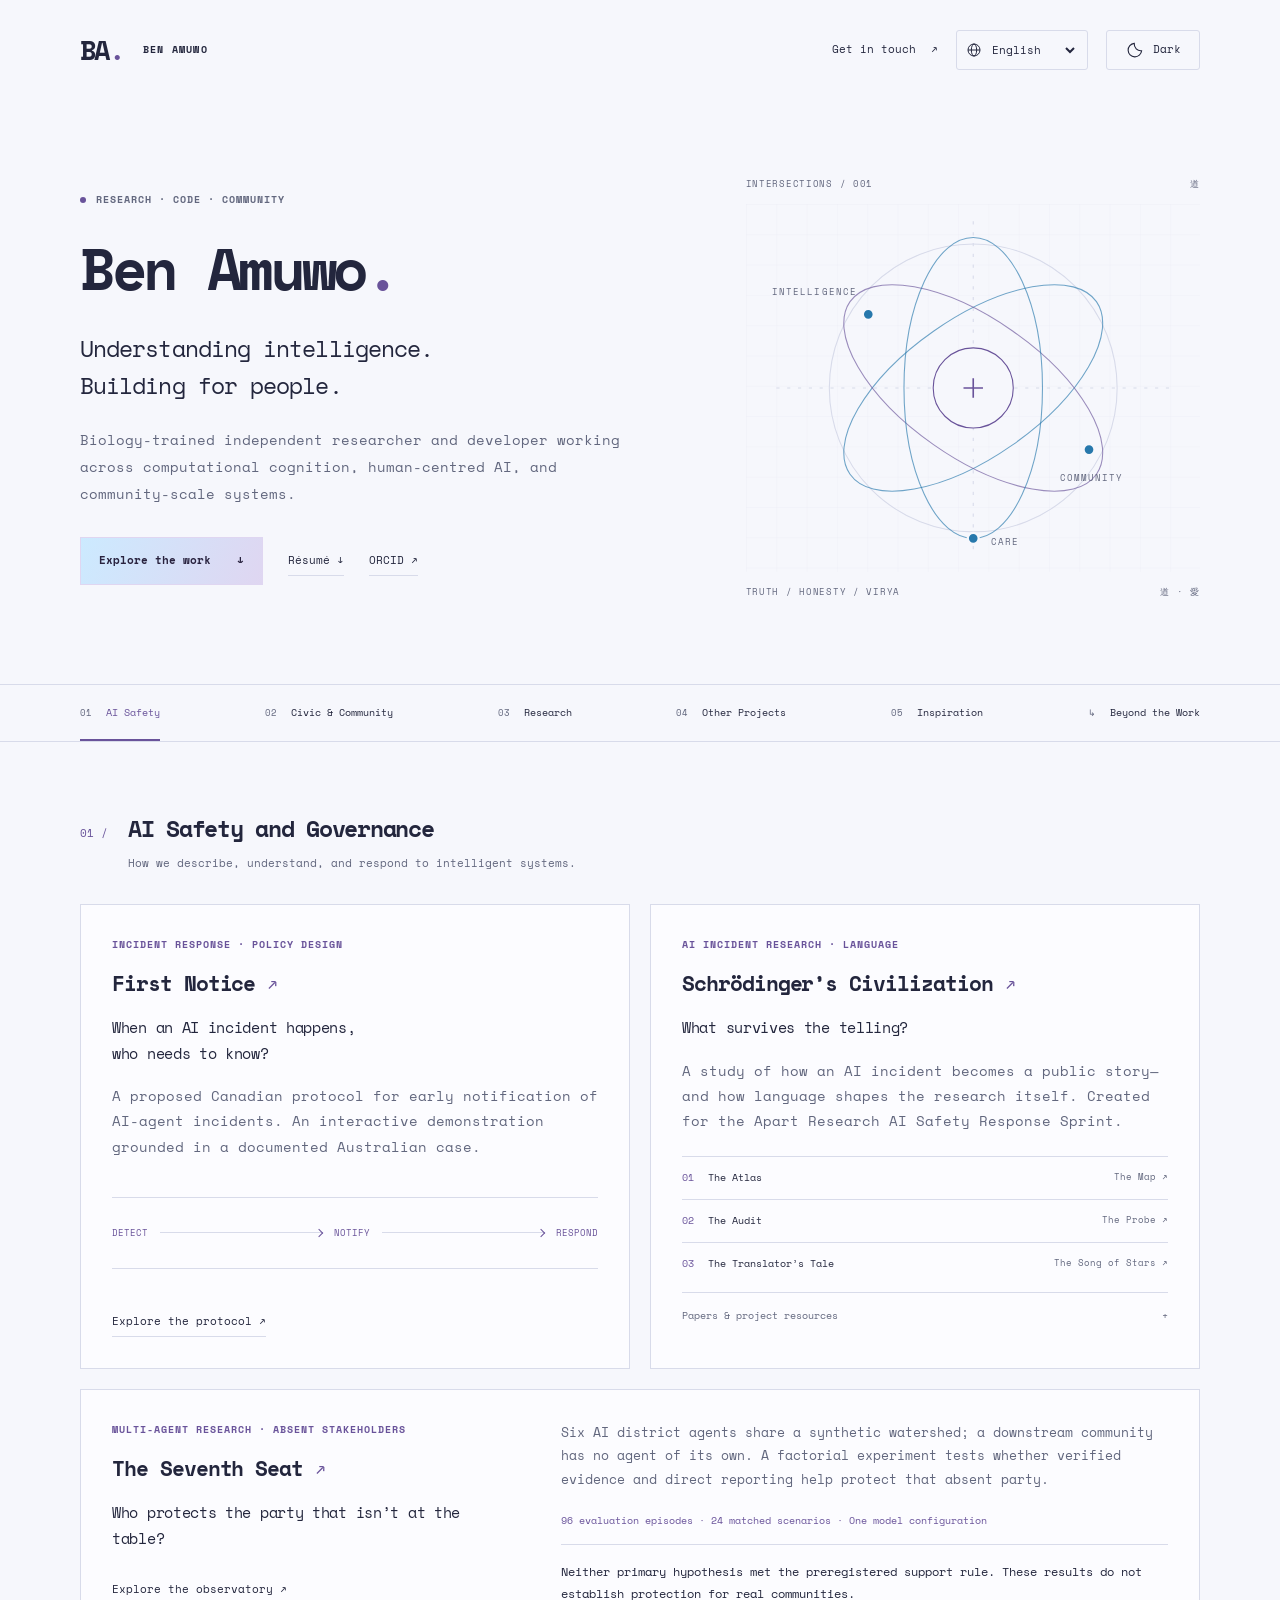
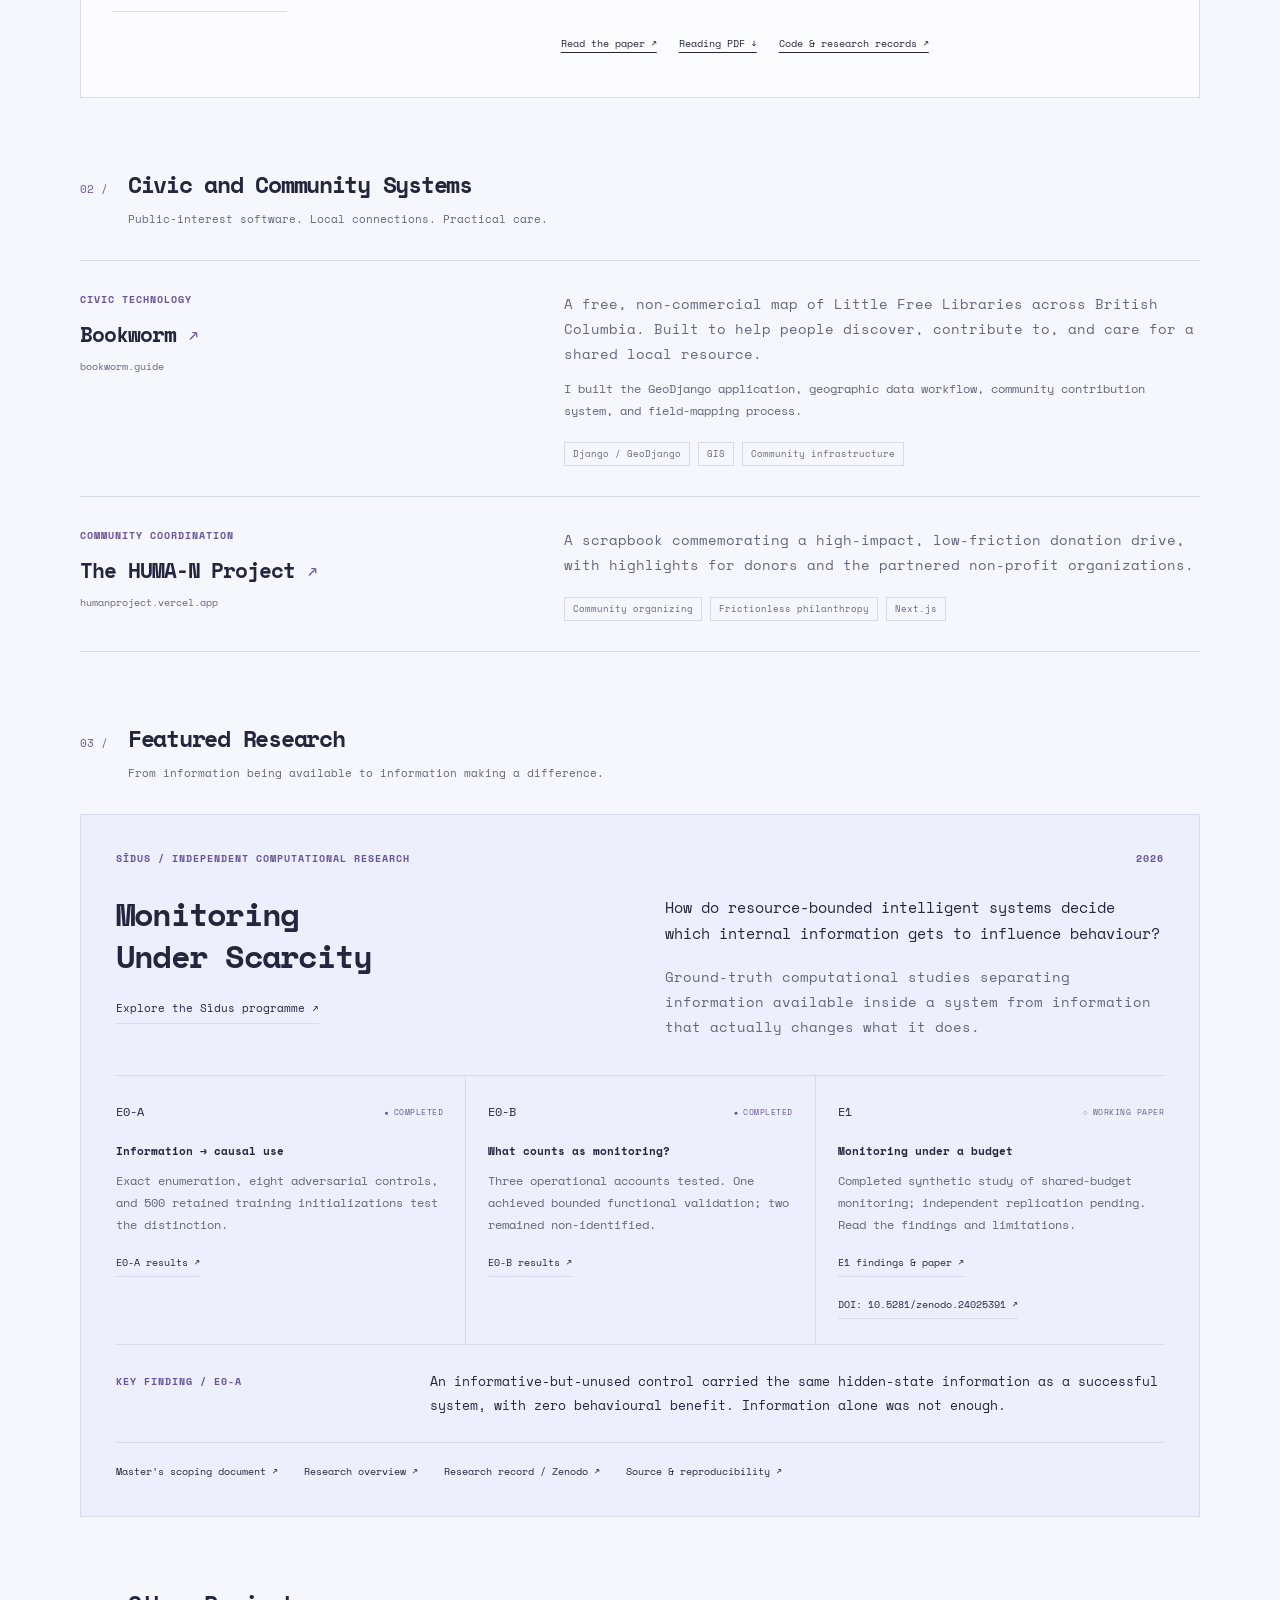
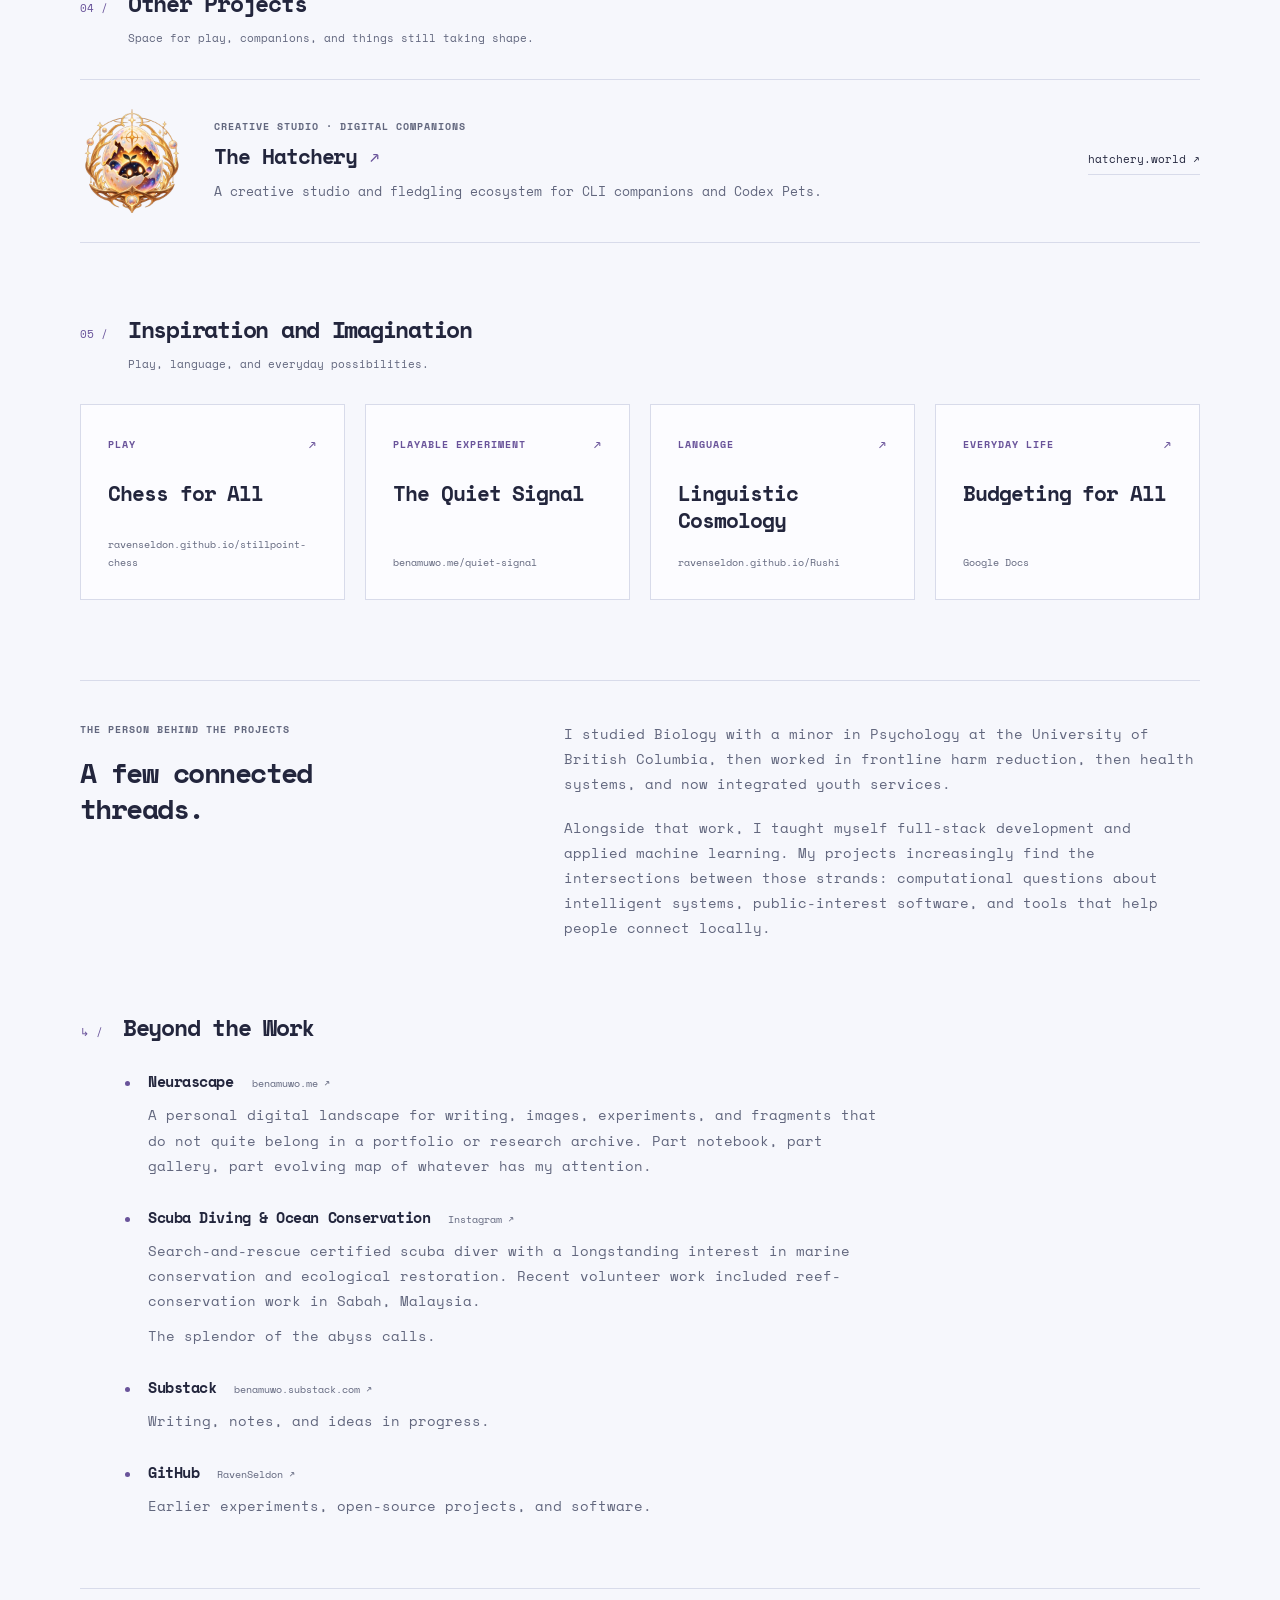
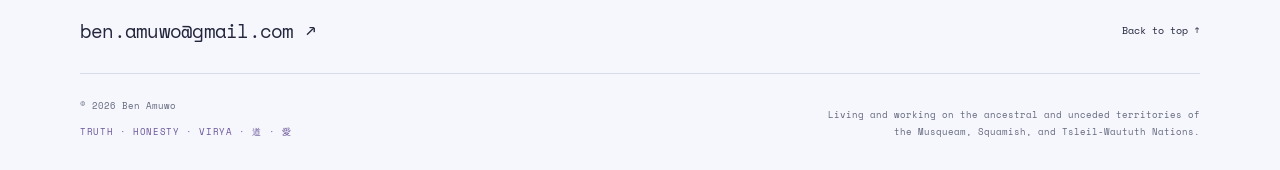
<file: portfolio/index.html>
<!DOCTYPE html>
<html lang="en">
<head>
  <meta charset="UTF-8">
  <meta name="viewport" content="width=device-width, initial-scale=1.0">
  <meta name="description" content="Ben Amuwo — independent research, AI safety and governance, civic technology, and community-scale systems." data-i18n-content="meta.description">
  <meta name="theme-color" content="#f6f7fc">
  <title data-i18n="meta.title">Ben Amuwo — Research, Community, and Humane Futures</title>
  <link rel="canonical" href="https://www.benamuwo.com/">
  <meta property="og:title" content="Ben Amuwo — Research, Community, and Humane Futures" data-i18n-content="meta.title">
  <meta property="og:description" content="Ben Amuwo — independent research, AI safety and governance, civic technology, and community-scale systems." data-i18n-content="meta.description">
  <meta property="og:url" content="https://www.benamuwo.com/">
  <meta property="og:type" content="website">
  <script>
    (() => {
      let theme;
      try { theme = localStorage.getItem('portfolio-theme'); } catch (_) {}
      document.documentElement.dataset.theme = theme === 'light' || theme === 'dark'
        ? theme : (window.matchMedia('(prefers-color-scheme: dark)').matches ? 'dark' : 'light');
    })();
  </script>
  <link rel="preconnect" href="https://fonts.googleapis.com">
  <link rel="preconnect" href="https://fonts.gstatic.com" crossorigin>
  <link href="https://fonts.googleapis.com/css2?family=Space+Mono:wght@400;700&display=swap" rel="stylesheet">
  <link rel="icon" type="image/svg+xml" href="assets/seal/seal.svg">
  <link rel="icon" type="image/png" sizes="32x32" href="assets/seal/icon-32.png">
  <link rel="icon" sizes="16x16 32x32 48x48" href="assets/seal/favicon.ico">
  <link rel="apple-touch-icon" sizes="180x180" href="assets/seal/icon-180.png">
  <link rel="manifest" href="site.webmanifest">
  <meta property="og:image" content="https://www.benamuwo.com/assets/seal/portfolio-share.png">
  <meta property="og:image:width" content="1200">
  <meta property="og:image:height" content="630">
  <meta property="og:image:alt" content="Ben Amuwo — Research, Code, Community, with a multicoloured geometric seal">
  <meta name="twitter:card" content="summary_large_image">
  <meta name="twitter:image" content="https://www.benamuwo.com/assets/seal/portfolio-share.png">
  <link rel="stylesheet" href="styles.css">
  <script src="translations.js" defer></script>
  <script src="i18n.js" defer></script>
  <script src="script.js" defer></script>
</head>
<body>
  <a class="skip-link" href="#main"><span data-i18n="skip">Skip to content</span></a>
  <header class="masthead wrap" id="top">
    <a class="wordmark" href="#top" aria-label="Ben Amuwo, back to top" data-i18n-aria-label="home">BA<span class="wordmark-dot">.</span><span class="wordmark-label">BEN AMUWO</span></a>
    <div class="header-tools">
      <a class="contact-link" href="mailto:ben.amuwo@gmail.com"><span data-i18n="contact">Get in touch</span> <span aria-hidden="true">↗</span></a>
      <label class="language-control" hidden>
        <svg viewBox="0 0 24 24" width="16" height="16" fill="none" stroke="currentColor" stroke-width="1.5" aria-hidden="true"><circle cx="12" cy="12" r="9"/><ellipse cx="12" cy="12" rx="4" ry="9"/><path d="M3 12h18"/></svg>
        <select id="language-select" aria-label="Language" data-i18n-aria-label="language">
          <option value="en" lang="en">English</option>
          <option value="fr" lang="fr">Français</option>
          <option value="nl" lang="nl">Nederlands</option>
          <option value="zh-Hans" lang="zh-Hans">简体中文</option>
          <option value="ja" lang="ja">日本語</option>
        </select>
      </label>
      <button class="theme-toggle" type="button" aria-label="Switch to dark mode" hidden>
        <svg class="sun" viewBox="0 0 24 24" width="18" height="18" fill="none" stroke="currentColor" stroke-width="1.5" aria-hidden="true"><circle cx="12" cy="12" r="4"/><path d="M12 2v2m0 16v2M2 12h2m16 0h2M5 5l1.5 1.5m11 11L19 19M5 19l1.5-1.5m11-11L19 5"/></svg>
        <svg class="moon" viewBox="0 0 24 24" width="18" height="18" fill="none" stroke="currentColor" stroke-width="1.5" aria-hidden="true"><path d="M20.8 13A9 9 0 0 1 11 3.2 9 9 0 1 0 20.8 13Z"/></svg>
        <span class="theme-label">Dark</span>
      </button>
    </div>
  </header>
  <main id="main">
    <section class="hero wrap" aria-labelledby="hero-heading">
      <div class="hero-copy">
        <p class="eyebrow"><span class="status-dot" aria-hidden="true"></span> <span data-i18n="hero.kicker">Research · Code · Community</span></p>
        <h1 id="hero-heading">Ben Amuwo<span class="accent">.</span></h1>
        <p class="hero-statement"><span data-i18n="hero.line1">Understanding intelligence.</span><br><span data-i18n="hero.line2">Building for people.</span></p>
        <p class="hero-intro"><span data-i18n="hero.intro">Biology-trained independent researcher and developer working across computational cognition, human-centred AI, and community-scale systems.</span></p>
        <div class="hero-links">
          <a class="button primary" href="#ai-safety"><span data-i18n="explore">Explore the work</span> <span aria-hidden="true">↓</span></a>
          <a class="text-link" href="resume.pdf" download><span data-i18n="resume">Résumé</span> <span aria-hidden="true">↓</span></a>
          <a class="text-link" href="https://orcid.org/0009-0006-6645-3872" target="_blank" rel="noopener noreferrer">ORCID <span aria-hidden="true">↗</span></a>
        </div>
      </div>
      <div class="hero-art" aria-hidden="true">
        <div class="art-caption"><span>INTERSECTIONS / 001</span><span>道</span></div>
        <svg viewBox="0 0 420 340" fill="none">
          <defs><pattern id="grid" width="28" height="28" patternUnits="userSpaceOnUse"><path d="M28 0H0V28" class="grid-line"/></pattern></defs>
          <rect x="0" y="0" width="420" height="340" fill="url(#grid)"/>
          <path d="M210 16v308M28 170h364" class="axis" stroke-dasharray="3 7"/>
          <circle cx="210" cy="170" r="133" class="orbit faint"/>
          <ellipse cx="210" cy="170" rx="139" ry="64" transform="rotate(-35 210 170)" class="orbit"/>
          <ellipse cx="210" cy="170" rx="139" ry="64" transform="rotate(35 210 170)" class="orbit"/>
          <ellipse cx="210" cy="170" rx="64" ry="139" class="orbit"/>
          <circle cx="210" cy="170" r="37" class="core"/><path d="M201 170h18m-9-9v18" class="core-cross"/>
          <circle cx="113" cy="102" r="5" class="node"/><circle cx="317" cy="227" r="5" class="node"/><circle cx="210" cy="309" r="5" class="node"/>
          <text x="24" y="84" class="art-label">INTELLIGENCE</text><text x="290" y="256" class="art-label">COMMUNITY</text><text x="226" y="315" class="art-label">CARE</text>
        </svg>
        <div class="art-caption"><span>TRUTH / HONESTY / VIRYA</span><span>道 · 愛</span></div>
      </div>
    </section>
    <nav class="section-nav" aria-label="Portfolio sections" data-i18n-aria-label="nav.aria">
      <div class="wrap nav-inner">
        <a href="#ai-safety"><span>01</span> <span data-i18n="nav.safety">AI Safety</span></a><a href="#civic"><span>02</span> <span data-i18n="nav.civic">Civic &amp; Community</span></a><a href="#research"><span>03</span> <span data-i18n="nav.research">Research</span></a><a href="#other-projects"><span>04</span> <span data-i18n="other.title">Other Projects</span></a><a href="#inspiration"><span>05</span> <span data-i18n="nav.inspiration">Inspiration</span></a><a href="#beyond"><span>↳</span> <span data-i18n="beyond.title">Beyond the Work</span></a>
      </div>
    </nav>
    <div class="wrap portfolio-content">
      <section class="work-section" id="ai-safety" aria-labelledby="safety-heading">
        <div class="section-heading"><span class="section-number">01 /</span><div><h2 id="safety-heading"><span data-i18n="safety.title">AI Safety and Governance</span></h2><p><span data-i18n="safety.intro">How we describe, understand, and respond to intelligent systems.</span></p></div></div>
        <div class="safety-grid">
          <article class="project-card notice-card">
            <p class="eyebrow"><span data-i18n="notice.category">Incident response · Policy design</span></p>
            <h3><a href="https://benamuwo.me/first-notice" target="_blank" rel="noopener noreferrer">First Notice <span aria-hidden="true">↗</span></a></h3>
            <p class="project-deck"><span data-i18n="notice.line1">When an AI incident happens,</span><br><span data-i18n="notice.line2">who needs to know?</span></p>
            <p><span data-i18n="notice.description">A proposed Canadian protocol for early notification of AI-agent incidents. An interactive demonstration grounded in a documented Australian case.</span></p>
            <div class="notice-diagram" aria-hidden="true"><span><span data-i18n="notice.detect">DETECT</span></span><i></i><span><span data-i18n="notice.notify">NOTIFY</span></span><i></i><span><span data-i18n="notice.respond">RESPOND</span></span></div>
            <a class="text-link" href="https://benamuwo.me/first-notice" target="_blank" rel="noopener noreferrer"><span data-i18n="notice.link">Explore the protocol</span> <span aria-hidden="true">↗</span></a>
          </article>
          <article class="project-card civilization-card">
            <p class="eyebrow"><span data-i18n="civil.category">AI incident research · Language</span></p>
            <h3><a href="https://benamuwo.me/schrodingers_civ" target="_blank" rel="noopener noreferrer">Schrödinger’s Civilization <span aria-hidden="true">↗</span></a></h3>
            <p class="project-deck"><span data-i18n="civil.deck">What survives the telling?</span></p>
            <p><span data-i18n="civil.description">A study of how an AI incident becomes a public story—and how language shapes the research itself. Created for the Apart Research AI Safety Response Sprint.</span></p>
            <div class="project-paths">
              <a href="https://benamuwo.me/schrodingers_civ/atlas/" target="_blank" rel="noopener noreferrer"><span><b>01</b> <span data-i18n="civil.atlas">The Atlas</span></span><span><span data-i18n="civil.map">The Map ↗</span></span></a>
              <a href="https://benamuwo.me/schrodingers_civ/audit/" target="_blank" rel="noopener noreferrer"><span><b>02</b> <span data-i18n="civil.audit">The Audit</span></span><span><span data-i18n="civil.probe">The Probe ↗</span></span></a>
              <a href="https://benamuwo.me/schrodingers_civ/tale/" target="_blank" rel="noopener noreferrer"><span><b>03</b> <span data-i18n="civil.tale">The Translator’s Tale</span></span><span><span data-i18n="civil.song">The Song of Stars ↗</span></span></a>
            </div>
            <details class="resource-details"><summary><span data-i18n="civil.resources">Papers &amp; project resources</span> <span aria-hidden="true">+</span></summary><div class="resource-links">
              <a href="https://benamuwo.me/schrodingers_civ/" target="_blank" rel="noopener noreferrer"><span data-i18n="project.overview">Project overview ↗</span></a>
              <a href="https://benamuwo.me/schrodingers_civ/atlas/paper/" target="_blank" rel="noopener noreferrer"><span data-i18n="civil.atlasPaper">Atlas paper ↗</span></a>
              <a href="https://benamuwo.me/schrodingers_civ/audit/paper/" target="_blank" rel="noopener noreferrer"><span data-i18n="civil.auditPaper">Audit paper ↗</span></a>
              <a href="https://benamuwo.me/schrodingers_civ/tale/prologue/" target="_blank" rel="noopener noreferrer"><span data-i18n="civil.begin">Begin the tale ↗</span></a>
              <a href="https://github.com/RavenSeldon/schrodingers_civ" target="_blank" rel="noopener noreferrer"><span data-i18n="research.repository">Research repository ↗</span></a>
              <a href="https://benamuwo.me/schrodingers_civ/about/" target="_blank" rel="noopener noreferrer"><span data-i18n="civil.editions">About the editions ↗</span></a>
            </div></details>
          </article>
          <article class="project-card seventh-card" id="seventh-seat" aria-labelledby="seventh-seat-title">
            <div class="seventh-identity">
              <p class="eyebrow" data-i18n="seventh.category">Multi-agent research · Absent stakeholders</p>
              <h3 id="seventh-seat-title"><a href="https://benamuwo.me/seventh-seat/" target="_blank" rel="noopener noreferrer">The Seventh Seat <span aria-hidden="true">↗</span></a></h3>
              <p class="project-deck" data-i18n="seventh.question">Who protects the party that isn’t at the table?</p>
              <a class="text-link" href="https://benamuwo.me/seventh-seat/" target="_blank" rel="noopener noreferrer"><span data-i18n="seventh.explore">Explore the observatory</span> <span aria-hidden="true">↗</span></a>
            </div>
            <div class="seventh-evidence">
              <p data-i18n="seventh.description">Six AI district agents share a synthetic watershed; a downstream community has no agent of its own. A factorial experiment tests whether verified evidence and direct reporting help protect that absent party.</p>
              <p class="seventh-scope" data-i18n="seventh.scope">96 evaluation episodes · 24 matched scenarios · One model configuration</p>
              <p class="seventh-finding" data-i18n="seventh.finding">Neither primary hypothesis met the preregistered support rule. These results do not establish protection for real communities.</p>
              <div class="resource-links" aria-label="Seventh Seat research resources" data-i18n-aria-label="seventh.resources">
                <a href="https://benamuwo.me/seventh-seat/paper/" target="_blank" rel="noopener noreferrer" data-i18n="seventh.paper">Read the paper ↗</a>
                <a href="https://github.com/RavenSeldon/seventh-seat/releases/download/reading-2026-11-07/seventh-seat-reading.pdf" target="_blank" rel="noopener noreferrer" data-i18n="seventh.pdf">Reading PDF ↓</a>
                <a href="https://github.com/RavenSeldon/seventh-seat/releases/tag/research-2026-11-07" target="_blank" rel="noopener noreferrer" data-i18n="seventh.records">Code &amp; research records ↗</a>
              </div>
            </div>
          </article>
        </div>
      </section>
      <section class="work-section" id="civic" aria-labelledby="projects-heading">
        <div class="section-heading"><span class="section-number">02 /</span><div><h2 id="projects-heading"><span data-i18n="civic.title">Civic and Community Systems</span></h2><p><span data-i18n="civic.intro">Public-interest software. Local connections. Practical care.</span></p></div></div>
        <article class="project-row">
          <div class="project-identity"><p class="eyebrow"><span data-i18n="bookworm.category">Civic technology</span></p><h3><a href="https://bookworm.guide" target="_blank" rel="noopener noreferrer">Bookworm <span aria-hidden="true">↗</span></a></h3><span class="domain">bookworm.guide</span></div>
          <div class="project-description"><p><span data-i18n="bookworm.description">A free, non-commercial map of Little Free Libraries across British Columbia. Built to help people discover, contribute to, and care for a shared local resource.</span></p><p class="contribution"><span data-i18n="bookworm.contribution">I built the GeoDjango application, geographic data workflow, community contribution system, and field-mapping process.</span></p><ul class="tags" aria-label="Technologies and focus" data-i18n-aria-label="tech.aria"><li>Django / GeoDjango</li><li>GIS</li><li><span data-i18n="community.infrastructure">Community infrastructure</span></li></ul></div>
        </article>
        <article class="project-row">
          <div class="project-identity"><p class="eyebrow"><span data-i18n="human.category">Community coordination</span></p><h3><a href="https://humanproject.vercel.app" target="_blank" rel="noopener noreferrer">The HUMA-N Project <span aria-hidden="true">↗</span></a></h3><span class="domain">humanproject.vercel.app</span></div>
          <div class="project-description"><p><span data-i18n="human.description">A scrapbook commemorating a high-impact, low-friction donation drive, with highlights for donors and the partnered non-profit organizations.</span></p><ul class="tags" aria-label="Technologies and focus" data-i18n-aria-label="tech.aria"><li><span data-i18n="community.organizing">Community organizing</span></li><li><span data-i18n="human.philanthropy">Frictionless philanthropy</span></li><li>Next.js</li></ul></div>
        </article>
      </section>
      <section class="work-section" id="research" aria-labelledby="featured-research-heading">
        <div class="section-heading"><span class="section-number">03 /</span><div><h2 id="featured-research-heading"><span data-i18n="research.title">Featured Research</span></h2><p><span data-i18n="research.intro">From information being available to information making a difference.</span></p></div></div>
        <article class="research-feature">
          <div class="research-topline"><p class="eyebrow"><span data-i18n="research.category">Sīdus / Independent computational research</span></p><span class="eyebrow">2026</span></div>
          <div class="research-intro"><div><h3><span data-i18n="research.monitoring">Monitoring</span><br><span data-i18n="research.scarcity">Under Scarcity</span></h3><a class="text-link" href="https://sidus.quest" target="_blank" rel="noopener noreferrer"><span data-i18n="research.programme">Explore the Sīdus programme</span> <span aria-hidden="true">↗</span></a></div><div><p class="research-question"><span data-i18n="research.question">How do resource-bounded intelligent systems decide which internal information gets to influence behaviour?</span></p><p><span data-i18n="research.description">Ground-truth computational studies separating information available inside a system from information that actually changes what it does.</span></p></div></div>
          <div class="research-stages">
            <div><div class="stage-label"><span>E0-A</span><span class="stage-status"><span data-i18n="completed">Completed</span></span></div><h4><span data-i18n="e0a.title">Information → causal use</span></h4><p><span data-i18n="e0a.description">Exact enumeration, eight adversarial controls, and 500 retained training initializations test the distinction.</span></p><a class="text-link" href="https://sidus.quest/#/results/e0-a" target="_blank" rel="noopener noreferrer"><span data-i18n="e0a.link">E0-A results ↗</span></a></div>
            <div><div class="stage-label"><span>E0-B</span><span class="stage-status"><span data-i18n="completed">Completed</span></span></div><h4><span data-i18n="e0b.title">What counts as monitoring?</span></h4><p><span data-i18n="e0b.description">Three operational accounts tested. One achieved bounded functional validation; two remained non-identified.</span></p><a class="text-link" href="https://sidus.quest/research/e0-b" target="_blank" rel="noopener noreferrer"><span data-i18n="e0b.link">E0-B results ↗</span></a></div>
            <div><div class="stage-label"><span>E1</span><span class="stage-status proposed"><span data-i18n="e1.status">Working paper</span></span></div><h4><span data-i18n="e1.title">Monitoring under a budget</span></h4><p><span data-i18n="e1.description">Completed synthetic study of shared-budget monitoring; independent replication pending. Read the findings and limitations.</span></p><a class="text-link" href="https://sidus.quest/research/e1" target="_blank" rel="noopener noreferrer"><span data-i18n="e1.link">E1 findings &amp; paper ↗</span></a><br><a class="text-link" href="https://doi.org/10.5281/zenodo.24025391" target="_blank" rel="noopener noreferrer">DOI: 10.5281/zenodo.24025391 ↗</a></div>
          </div>
          <div class="research-finding"><span class="eyebrow"><span data-i18n="research.findingLabel">Key finding / E0-A</span></span><p><span data-i18n="research.finding">An informative-but-unused control carried the same hidden-state information as a successful system, with zero behavioural benefit. Information alone was not enough.</span></p></div>
          <nav class="research-resources" aria-label="Sīdus research resources" data-i18n-aria-label="research.resourcesAria"><a href="https://sidus.quest/#/document/2/frontpiece" target="_blank" rel="noopener noreferrer"><span data-i18n="research.scoping">Master’s scoping document ↗</span></a><a href="https://sidus.quest/research" target="_blank" rel="noopener noreferrer"><span data-i18n="research.overview">Research overview ↗</span></a><a href="https://doi.org/10.5281/zenodo.22661564" target="_blank" rel="noopener noreferrer"><span data-i18n="research.record">Research record / Zenodo ↗</span></a><a href="https://github.com/RavenSeldon/Sidus" target="_blank" rel="noopener noreferrer"><span data-i18n="research.source">Source &amp; reproducibility ↗</span></a></nav>
        </article>
      </section>
      <section class="work-section" id="other-projects" aria-labelledby="other-heading">
        <div class="section-heading"><span class="section-number">04 /</span><div><h2 id="other-heading"><span data-i18n="other.title">Other Projects</span></h2><p><span data-i18n="other.intro">Space for play, companions, and things still taking shape.</span></p></div></div>
        <article class="hatchery-feature"><img class="hatchery-mark" src="assets/hatchery-transparent.webp" alt="Hatchery mascot emerging from a celestial egg" width="312" height="312" loading="lazy" decoding="async" data-i18n-alt="hatchery.alt"><div><p class="eyebrow"><span data-i18n="hatchery.category">Creative studio · Digital companions</span></p><h3><a href="https://hatchery.world" target="_blank" rel="noopener noreferrer">The Hatchery <span aria-hidden="true">↗</span></a></h3><p><span data-i18n="hatchery.description">A creative studio and fledgling ecosystem for CLI companions and Codex Pets.</span></p></div><a class="text-link" href="https://hatchery.world" target="_blank" rel="noopener noreferrer">hatchery.world ↗</a></article>
      </section>
      <section class="work-section" id="inspiration" aria-labelledby="inspiration-heading">
        <div class="section-heading"><span class="section-number">05 /</span><div><h2 id="inspiration-heading"><span data-i18n="inspiration.title">Inspiration and Imagination</span></h2><p><span data-i18n="inspiration.intro">Play, language, and everyday possibilities.</span></p></div></div>
        <!-- Add a link: copy a link-card from docs/templates/link-card.html into this grid. -->
        <div class="link-grid">
          <a class="link-card" href="https://ravenseldon.github.io/stillpoint-chess" target="_blank" rel="noopener noreferrer">
            <div class="link-card-top"><span class="eyebrow" data-i18n="chess.category">Play</span><span aria-hidden="true">↗</span></div>
            <h3><span data-i18n="chess.title">Chess for All</span></h3>
            <span class="domain">ravenseldon.github.io/stillpoint-chess</span>
          </a>
          <a class="link-card" href="https://benamuwo.me/quiet-signal/" target="_blank" rel="noopener noreferrer">
            <div class="link-card-top"><span class="eyebrow" data-i18n="quiet-signal.category">Playable experiment</span><span aria-hidden="true">↗</span></div>
            <h3><span data-i18n="quiet-signal.title">The Quiet Signal</span></h3>
            <span class="domain">benamuwo.me/quiet-signal</span>
          </a>
          <a class="link-card" href="https://ravenseldon.github.io/Rushi" target="_blank" rel="noopener noreferrer">
            <div class="link-card-top"><span class="eyebrow" data-i18n="cosmology.category">Language</span><span aria-hidden="true">↗</span></div>
            <h3><span data-i18n="cosmology.title">Linguistic Cosmology</span></h3>
            <span class="domain">ravenseldon.github.io/Rushi</span>
          </a>
          <a class="link-card" href="https://docs.google.com/document/d/1aWRwdOK43nxUPig4UMvoo_y8SKhid6YbgHjkT6GPtAU/edit?usp=sharing" target="_blank" rel="noopener noreferrer">
            <div class="link-card-top"><span class="eyebrow" data-i18n="budget.category">Everyday life</span><span aria-hidden="true">↗</span></div>
            <h3><span data-i18n="budget.title">Budgeting for All</span></h3>
            <span class="domain">Google Docs</span>
          </a>
        </div>
      </section>
      <section class="about-section" aria-labelledby="about-heading">
        <div><p class="eyebrow"><span data-i18n="about.kicker">The person behind the projects</span></p><h2 id="about-heading"><span data-i18n="about.line1">A few connected</span><br> <span data-i18n="about.line2">threads.</span></h2></div>
        <div><p><span data-i18n="about.bio">I studied Biology with a minor in Psychology at the University of British Columbia, then worked in frontline harm reduction, then health systems, and now integrated youth services.</span></p><p><span data-i18n="about.work">Alongside that work, I taught myself full-stack development and applied machine learning. My projects increasingly find the intersections between those strands: computational questions about intelligent systems, public-interest software, and tools that help people connect locally.</span></p></div>
      </section>
      <section class="beyond-section" id="beyond" aria-labelledby="beyond-heading">
        <div class="section-heading"><span class="section-number">↳ /</span><div><h2 id="beyond-heading"><span data-i18n="beyond.title">Beyond the Work</span></h2></div></div>
        <div class="beyond-list">
          <article><div class="beyond-title"><h3>Neurascape</h3><a href="https://benamuwo.me" target="_blank" rel="noopener noreferrer">benamuwo.me ↗</a></div><p><span data-i18n="neurascape.description">A personal digital landscape for writing, images, experiments, and fragments that do not quite belong in a portfolio or research archive. Part notebook, part gallery, part evolving map of whatever has my attention.</span></p></article>
          <article><div class="beyond-title"><h3><span data-i18n="scuba.title">Scuba Diving &amp; Ocean Conservation</span></h3><a href="https://instagram.com/beamu_" target="_blank" rel="noopener noreferrer">Instagram ↗</a></div><p><span data-i18n="scuba.description">Search-and-rescue certified scuba diver with a longstanding interest in marine conservation and ecological restoration. Recent volunteer work included reef-conservation work in Sabah, Malaysia.</span></p><p><span data-i18n="scuba.line">The splendor of the abyss calls.</span></p></article>
          <article><div class="beyond-title"><h3>Substack</h3><a href="https://benamuwo.substack.com" target="_blank" rel="noopener noreferrer">benamuwo.substack.com ↗</a></div><p><span data-i18n="substack.description">Writing, notes, and ideas in progress.</span></p></article>
          <article><div class="beyond-title"><h3>GitHub</h3><a href="https://github.com/RavenSeldon" target="_blank" rel="noopener noreferrer">RavenSeldon ↗</a></div><p><span data-i18n="github.description">Earlier experiments, open-source projects, and software.</span></p></article>
        </div>
      </section>
    </div>
  </main>
  <footer class="footer wrap"><div class="footer-top"><a href="mailto:ben.amuwo@gmail.com">ben.amuwo@gmail.com <span aria-hidden="true">↗</span></a><a class="back-top" href="#top"><span data-i18n="backTop">Back to top ↑</span></a></div><div class="footer-bottom"><div><p>© 2026 Ben Amuwo</p><p class="footer-values">TRUTH · HONESTY · VIRYA · 道 · 愛</p></div><p class="land-acknowledgement"><span data-i18n="land">Living and working on the ancestral and unceded territories of the Musqueam, Squamish, and Tsleil-Waututh Nations.</span></p></div></footer>
</body>
</html>
</file>
<file: portfolio/styles.css>
:root {
  color-scheme: light;
  --bg: #f6f7fc;
  --surface: #fcfcff;
  --ink: #23263d;
  --muted: #62677e;
  --line: #d8dbea;
  --accent: #69539a;
  --accent-fill: #dfd6f1;
  --research: #edf0fc;
  --blue: #2778ac;
  --button-start: #cceaff;
  --nav-bg: rgba(246, 247, 252, .95);
}
:root[data-theme="dark"] {
  color-scheme: dark;
  --bg: #0d1024;
  --surface: #15192f;
  --ink: #e6e9f5;
  --muted: #a9afcc;
  --line: #353b59;
  --accent: #c4b5e2;
  --accent-fill: #c4b5e2;
  --research: #1a203c;
  --blue: #37b4f8;
  --button-start: #8fd5fc;
  --nav-bg: rgba(13, 16, 36, .95);
}
* { box-sizing: border-box; }
html { scroll-behavior: smooth; scroll-padding-top: 100px; -webkit-font-smoothing: antialiased; }
body { margin: 0; background: var(--bg); color: var(--ink); font: 14px/1.8 'Space Mono', ui-monospace, monospace; }
::selection { background: var(--accent); color: var(--bg); }
a { color: inherit; text-decoration: none; text-underline-offset: 5px; }
a:hover { color: var(--accent); }
button { font: inherit; }
button, a, summary { -webkit-tap-highlight-color: transparent; }
a:focus-visible, button:focus-visible, summary:focus-visible { outline: 2px solid var(--accent); outline-offset: 5px; }
h1, h2, h3, h4, p { margin: 0; }
h1, h2, h3, h4 { line-height: 1.3; }
p { color: var(--muted); }
[hidden] { display: none !important; }
.wrap { max-width: 1224px; padding-inline: 52px; margin-inline: auto; }
.accent { color: var(--accent); }
.eyebrow { font-size: 10px; line-height: 1.7; font-weight: 700; letter-spacing: .1em; text-transform: uppercase; }
.skip-link { position: fixed; top: -100px; left: 20px; z-index: 20; padding: 12px 20px; background: var(--ink); color: var(--bg); }
.skip-link:focus { top: 16px; }
.masthead { display: flex; justify-content: space-between; align-items: center; min-height: 100px; }
.wordmark { display: flex; align-items: center; font-size: 27px; font-weight: 700; letter-spacing: -.1em; }
.wordmark-dot { color: var(--accent); }
.wordmark-label { margin-left: 20px; font-size: 10px; letter-spacing: .12em; }
.header-tools { display: flex; align-items: center; gap: 28px; font-size: 11px; }
.contact-link { display: flex; gap: 15px; }
.theme-toggle { cursor: pointer; min-width: 94px; min-height: 40px; display: flex; align-items: center; justify-content: center; gap: 9px; background: transparent; border: 1px solid var(--line); border-radius: 3px; color: var(--ink); font-size: 11px; }
.theme-toggle:hover { border-color: var(--accent); }
[data-theme="light"] .sun, [data-theme="dark"] .moon { display: none; }
.hero { display: grid; grid-template-columns: 1.35fr 1fr; gap: 52px; align-items: center; padding-block: 76px 84px; }
.hero .eyebrow { display: flex; align-items: center; gap: 10px; }
.status-dot { height: 6px; width: 6px; background: var(--accent); border-radius: 50%; }
h1 { margin-top: 23px; font-size: clamp(42px, 4.5vw, 64px); letter-spacing: -.075em; white-space: nowrap; }
.hero-statement { margin-top: 24px; font-size: clamp(17px, 1.8vw, 23px); line-height: 1.6; letter-spacing: -.04em; color: var(--ink); }
.hero-intro { max-width: 550px; margin-top: 22px; font-size: 14px; line-height: 1.95; }
.hero-links { margin-top: 30px; display: flex; flex-wrap: wrap; align-items: center; gap: 25px; }
.button { display: inline-flex; align-items: center; gap: 26px; padding: 13px 18px; font-size: 11px; font-weight: 700; border: 1px solid var(--accent-fill); }
.button.primary { background: linear-gradient(115deg, var(--button-start), var(--accent-fill)); color: #29233f; }
.button:hover { border-color: var(--accent); }
.text-link { display: inline-flex; align-items: center; gap: 7px; font-size: 11px; border-bottom: 1px solid var(--line); padding-block: 4px; }
.text-link:hover { border-color: var(--accent); }
.hero-art { align-self: center; }
.hero-art svg { width: 100%; display: block; margin-block: 12px; }
.art-caption { display: flex; align-items: center; justify-content: space-between; font-size: 9px; letter-spacing: .08em; color: var(--muted); }
.grid-line { stroke: var(--line); stroke-width: .5; opacity: .5; }
.axis { stroke: var(--line); }
.orbit { stroke: var(--accent); stroke-width: 1; opacity: .65; }
.orbit:nth-of-type(1), .orbit:nth-of-type(3) { stroke: var(--blue); }
.orbit.faint { stroke: var(--line); opacity: 1; }
.core { fill: var(--bg); stroke: var(--accent); }
.core-cross { stroke: var(--accent); stroke-width: 1.5; }
.node { fill: var(--blue); stroke: var(--bg); stroke-width: 2; }
.art-label { fill: var(--muted); font-size: 8px; letter-spacing: 1px; font-family: 'Space Mono', monospace; }
.section-nav { position: sticky; top: 0; z-index: 5; background: var(--nav-bg); backdrop-filter: blur(12px); border-block: 1px solid var(--line); }
.nav-inner { overflow-x: auto; scrollbar-width: thin; display: flex; align-items: stretch; justify-content: space-between; gap: 20px; }
.section-nav a { flex-shrink: 0; padding: 19px 0 17px; border-bottom: 2px solid transparent; font-size: 10px; white-space: nowrap; }
.section-nav a > span:first-child { margin-right: 8px; color: var(--muted); font-size: 9px; }
.section-nav a[aria-current="location"] { border-color: var(--accent); color: var(--accent); }
.work-section { padding-top: 72px; }
.section-heading { display: flex; align-items: baseline; gap: 20px; margin-bottom: 30px; }
.section-number { font-size: 11px; color: var(--accent); flex-shrink: 0; }
h2 { font-size: 23px; letter-spacing: -.055em; }
.section-heading p { font-size: 11px; margin-top: 10px; }
.safety-grid { display: grid; grid-template-columns: 1fr 1fr; gap: 20px; }
.project-card { padding: 31px; border: 1px solid var(--line); background: var(--surface); }
.project-card > .eyebrow { color: var(--accent); }
h3 { font-size: 21px; letter-spacing: -.05em; }
.project-card h3 { margin-top: 17px; }
h3 a span { font-size: 18px; font-weight: 400; color: var(--accent); white-space: nowrap; }
.project-card > p:not(.eyebrow) { font-size: 14px; }
.project-card .project-deck { margin-top: 18px; margin-bottom: 17px; color: var(--ink); font-size: 15px !important; line-height: 1.7; letter-spacing: -.02em; }
.notice-diagram { display: flex; align-items: center; margin-block: 38px; padding: 27px 0; border-block: 1px solid var(--line); font-size: 9px; color: var(--accent); }
.notice-diagram span { flex-shrink: 0; }
.notice-diagram i { height: 1px; background: var(--line); flex: 1; margin: 0 12px; position: relative; }
.notice-diagram i::after { content: ''; position: absolute; right: 0; top: -2px; width: 5px; height: 5px; border-right: 1px solid var(--accent); border-top: 1px solid var(--accent); transform: rotate(45deg); }
.project-paths { margin-top: 23px; }
.project-paths a { display: flex; flex-wrap: wrap; justify-content: space-between; gap: 5px 14px; padding-block: 12px; border-top: 1px solid var(--line); font-size: 10px; }
.project-paths a b { margin-right: 8px; color: var(--accent); font-weight: 400; }
.project-paths a > span:last-child { color: var(--muted); font-size: 9px; }
.resource-details { border-top: 1px solid var(--line); margin-top: 7px; }
.resource-details summary { cursor: pointer; display: flex; justify-content: space-between; gap: 14px; padding-top: 14px; list-style: none; font-size: 10px; color: var(--muted); }
.resource-details summary::-webkit-details-marker { display: none; }
.resource-details[open] summary > span[aria-hidden] { transform: rotate(45deg); }
.resource-links { display: flex; flex-wrap: wrap; gap: 12px 20px; padding-top: 18px; font-size: 10px; }
.resource-links a { text-decoration: underline; }
.seventh-card { grid-column: 1 / -1; display: grid; grid-template-columns: .8fr 1.2fr; gap: 44px; scroll-margin-top: 95px; }
.seventh-card > div { min-width: 0; }
.seventh-identity .eyebrow { color: var(--accent); }
.seventh-evidence > p { font-size: 13px; }
.seventh-evidence .seventh-scope { margin-top: 20px; color: var(--accent); font-size: 10px; line-height: 1.9; }
.seventh-evidence .seventh-finding { margin-top: 14px; padding-top: 16px; border-top: 1px solid var(--line); color: var(--ink); font-size: 12px; }
.seventh-card .text-link, .seventh-card .resource-links a { min-height: 44px; display: inline-flex; align-items: center; }
.seventh-card .resource-links { gap: 6px 22px; }
@media (max-width: 760px) { .seventh-card { grid-template-columns: 1fr; gap: 24px; } }
.project-row { border-top: 1px solid var(--line); display: grid; grid-template-columns: .8fr 1.2fr; gap: 60px; padding-block: 30px; }
.project-row:last-child { border-bottom: 1px solid var(--line); }
.project-identity .eyebrow { color: var(--accent); }
.project-identity h3 { margin-top: 13px; }
.domain { display: block; color: var(--muted); font-size: 10px; margin-top: 10px; overflow-wrap: anywhere; }
.project-description p { font-size: 14px; }
.project-description .contribution { font-size: 12px; margin-top: 12px; }
.tags { list-style: none; display: flex; flex-wrap: wrap; gap: 8px; padding: 0; margin: 20px 0 0; }
.tags li { font-size: 9px; padding: 3px 8px; border: 1px solid var(--line); color: var(--muted); }
.research-feature { padding: 35px; border: 1px solid var(--line); background: var(--research); }
.research-topline { display: flex; justify-content: space-between; gap: 20px; }
.research-topline .eyebrow { color: var(--accent); }
.research-intro { display: grid; grid-template-columns: 1fr 1fr; gap: 50px; margin-top: 27px; }
.research-intro h3 { font-size: 32px; letter-spacing: -.055em; }
.research-intro .text-link { margin-top: 18px; }
.research-intro p { font-size: 14px; }
.research-intro .research-question { font-size: 15px; line-height: 1.75; margin-bottom: 17px; color: var(--ink); }
.research-stages { display: grid; grid-template-columns: repeat(3, 1fr); margin-top: 36px; border-block: 1px solid var(--line); }
.research-stages > div { padding: 25px 22px; border-left: 1px solid var(--line); }
.research-stages > div:first-child { padding-left: 0; border-left: 0; }
.research-stages > div:last-child { padding-right: 0; }
.stage-label { display: flex; flex-wrap: wrap; align-items: center; justify-content: space-between; gap: 10px; font-size: 12px; }
.stage-status { font-size: 8px; text-transform: uppercase; letter-spacing: .06em; color: var(--accent); }
.stage-status::before { content: '●'; margin-right: 5px; font-size: 7px; }
.stage-status.proposed { color: var(--muted); }
.stage-status.proposed::before { content: '○'; }
h4 { font-size: 11px; margin-top: 19px; line-height: 1.7; }
.research-stages p { margin-top: 10px; font-size: 12px; }
.research-stages .text-link { margin-top: 15px; font-size: 10px; }
.research-finding { display: grid; grid-template-columns: .55fr 1.45fr; gap: 35px; padding-block: 25px; }
.research-finding .eyebrow { color: var(--accent); padding-top: 3px; }
.research-finding p { font-size: 13px; color: var(--ink); }
.research-resources { display: flex; flex-wrap: wrap; gap: 12px 26px; padding-top: 20px; border-top: 1px solid var(--line); font-size: 10px; }
.research-resources a:hover { text-decoration: underline; }
.hatchery-feature { display: flex; align-items: center; gap: 30px; padding-block: 29px; border-block: 1px solid var(--line); }
.hatchery-mark { display: block; width: 104px; height: 104px; flex-shrink: 0; object-fit: contain; }
.hatchery-feature h3 { margin-top: 8px; }
.hatchery-feature p:not(.eyebrow) { margin-top: 9px; font-size: 13px; }
.hatchery-feature > .text-link { flex-shrink: 0; margin-left: auto; }
/* Reusable link cards: the grid adapts automatically when entries are added. */
.link-grid { display: grid; grid-template-columns: repeat(auto-fit, minmax(min(100%, 260px), 1fr)); gap: 20px; }
.link-card { display: flex; flex-direction: column; min-width: 0; padding: 27px; border: 1px solid var(--line); background: var(--surface); break-inside: avoid; }
.link-card-top { display: flex; justify-content: space-between; align-items: center; gap: 16px; color: var(--accent); }
.link-card h3 { margin: 22px 0 20px; overflow-wrap: anywhere; }
.link-card .domain { margin-top: auto; overflow-wrap: anywhere; }
.link-card:hover, .link-card:focus-visible { border-color: var(--accent); color: var(--ink); }
.link-card:hover h3, .link-card:focus-visible h3 { color: var(--accent); }
.link-card:focus-visible { outline: 2px solid var(--accent); outline-offset: 4px; }

.about-section { display: grid; grid-template-columns: .8fr 1.2fr; gap: 60px; margin-top: 80px; padding-block: 40px; border-top: 1px solid var(--line); }
.about-section h2 { margin-top: 17px; font-size: 28px; }
.about-section p:not(.eyebrow) { font-size: 14px; }
.about-section p + p { margin-top: 18px; }
.beyond-section { padding-block: 32px 70px; }
.beyond-list { max-width: 760px; margin-left: 45px; }
.beyond-list article { position: relative; padding-left: 23px; margin-top: 30px; }
.beyond-list article::before { content: ''; width: 5px; height: 5px; position: absolute; left: 0; top: 9px; border-radius: 50%; background: var(--accent); }
.beyond-title { display: flex; align-items: baseline; flex-wrap: wrap; gap: 6px 18px; }
.beyond-title h3 { font-size: 15px; letter-spacing: -.03em; }
.beyond-title a { font-size: 10px; color: var(--muted); overflow-wrap: anywhere; }
.beyond-title a:hover { color: var(--accent); }
.beyond-list p { font-size: 14px; margin-top: 9px; }
.footer { padding-bottom: 30px; }
.footer-top { display: flex; align-items: center; justify-content: space-between; gap: 20px; border-block: 1px solid var(--line); padding-block: 25px; }
.footer-top > a:first-child { font-size: 19px; letter-spacing: -.04em; overflow-wrap: anywhere; }
.back-top { font-size: 10px; flex-shrink: 0; }
.footer-bottom { display: flex; justify-content: space-between; align-items: end; gap: 30px; padding-top: 24px; font-size: 9px; }
.footer-values { margin-top: 9px; letter-spacing: .07em; color: var(--accent); }
.land-acknowledgement { max-width: 390px; text-align: right; }
@media (min-width: 1600px) { .hero { padding-block: 100px; } }
@media (max-width: 1000px) {
  .wrap { padding-inline: 32px; }
  .hero { gap: 25px; padding-block: 55px 65px; }
  .nav-inner { gap: 16px; }
  .section-nav a { font-size: 9px; }
  .section-nav a > span:first-child { margin-right: 4px; }
  .project-card { padding: 25px; }
  .project-card h3 { font-size: 19px; }
  .project-row, .about-section { gap: 35px; }
  .research-feature { padding: 28px; }
  .research-stages > div { padding-inline: 15px; }
  .research-intro { gap: 30px; }
}
@media (max-width: 760px) {
  html { scroll-padding-top: 80px; }
  .wrap { padding-inline: 24px; }
  .masthead { min-height: 80px; }
  .wordmark-label { display: none; }
  .header-tools { gap: 17px; }
  .hero { grid-template-columns: 1fr; padding-block: 42px 44px; gap: 35px; }
  h1 { font-size: clamp(40px, 9vw, 60px); }
  .hero-statement { font-size: 20px; }
  .hero-intro { max-width: 540px; }
  .hero-art { width: min(100%, 380px); margin-inline: auto; }
  .hero-art svg { max-height: 240px; }
  .nav-inner { overflow-x: auto; justify-content: flex-start; scrollbar-width: thin; gap: 24px; }
  .section-nav a { font-size: 10px; padding-block: 16px; }
  .work-section { padding-top: 49px; }
  .section-heading { gap: 13px; margin-bottom: 24px; }
  h2 { font-size: 20px; }
  .section-heading p { line-height: 1.8; }
  .safety-grid { grid-template-columns: 1fr; gap: 16px; }
  .project-card { padding: 25px; }
  .project-card h3 { font-size: 23px; }
  .notice-diagram { margin-block: 26px; }
  .project-row { grid-template-columns: 1fr; gap: 20px; padding-block: 26px; }
  .research-intro { grid-template-columns: 1fr; gap: 24px; }
  .research-feature { padding: 25px; }
  .research-intro h3 { font-size: 30px; }
  .research-stages { grid-template-columns: 1fr; margin-top: 25px; }
  .research-stages > div, .research-stages > div:first-child, .research-stages > div:last-child { padding: 23px 0; border-left: 0; }
  .research-stages > div + div { border-top: 1px solid var(--line); }
  .research-stages h4 { margin-top: 12px; }
  .research-finding { grid-template-columns: 1fr; gap: 12px; }
  .hatchery-feature { display: grid; grid-template-columns: 72px 1fr; gap: 20px; }
  .hatchery-mark { width: 72px; height: 72px; }
  .hatchery-feature > .text-link { grid-column: 2; margin: 0; justify-self: start; }
  .about-section { margin-top: 50px; grid-template-columns: 1fr; gap: 25px; }
  .about-section h2 br { display: none; }
  .beyond-list { margin-left: 0; }
  .beyond-section { padding-top: 20px; }
  .footer-top { flex-wrap: wrap; }
  .footer-top > a:first-child { font-size: 15px; }
  .footer-bottom { align-items: start; flex-direction: column; gap: 20px; }
  .land-acknowledgement { text-align: left; }
}
@media (max-width: 380px) {
  .wrap { padding-inline: 18px; }
  .hero-links { gap: 18px; }
  .hero-links .button { gap: 12px; padding-inline: 12px; }
  .contact-link { font-size: 10px; gap: 6px; }
  .project-card, .research-feature { padding: 20px; }
  .project-card h3 { font-size: 21px; }
}
@media (prefers-reduced-motion: reduce) { html { scroll-behavior: auto; } }
@media print {
  :root, :root[data-theme="dark"] { --bg: white; --surface: white; --ink: #111; --muted: #444; --line: #bbb; --accent: #69539a; --research: #f4f4f4; }
  .wrap { padding-inline: 0; }
  .theme-toggle, .section-nav, .hero-art, .back-top { display: none !important; }
  .hero { display: block; padding-block: 30px; }
  .work-section { padding-top: 30px; }
  .project-card, .project-row, .research-stages > div, .beyond-list article { break-inside: avoid; }
  .resource-details .resource-links { display: flex; }
}

/* Header controls and multilingual text. */
.header-tools { gap: 18px; }
.language-control { display: flex; align-items: center; gap: 6px; min-height: 40px; padding: 0 9px; border: 1px solid var(--line); border-radius: 3px; color: var(--ink); }
.language-control select { max-width: 100px; min-height: 38px; padding: 0; background: var(--bg); color: var(--ink); border: 0; font: inherit; cursor: pointer; }
.language-control:focus-within { outline: 2px solid var(--accent); outline-offset: 4px; }
.language-control:hover { border-color: var(--accent); }
html:not([lang="en"]) .section-nav a { white-space: normal; }
html:not([lang="en"]) .project-paths a { gap: 7px 12px; }
html:lang(zh-Hans) p, html:lang(ja) p { line-height: 1.95; }
html:lang(zh-Hans) h2, html:lang(ja) h2, html:lang(zh-Hans) h3, html:lang(ja) h3 { letter-spacing: 0; }
@media (max-width: 760px) {
  .masthead { gap: 10px; flex-wrap: wrap; padding-block: 16px; }
  .header-tools { gap: 8px; flex-wrap: wrap; justify-content: flex-end; }
  .language-control { padding-inline: 6px; gap: 4px; }
  .language-control select { max-width: 79px; font-size: 10px; }
  .language-control svg { width: 13px; }
  .theme-toggle { min-width: 76px; font-size: 10px; gap: 6px; }
  .contact-link { font-size: 10px; gap: 5px; }
  html:not([lang="en"]) .section-nav a { white-space: nowrap; }
}
@media (max-width: 350px) { .header-tools { width: 100%; justify-content: space-between; } }
@media print { .language-control { display: none !important; } }
</file>
